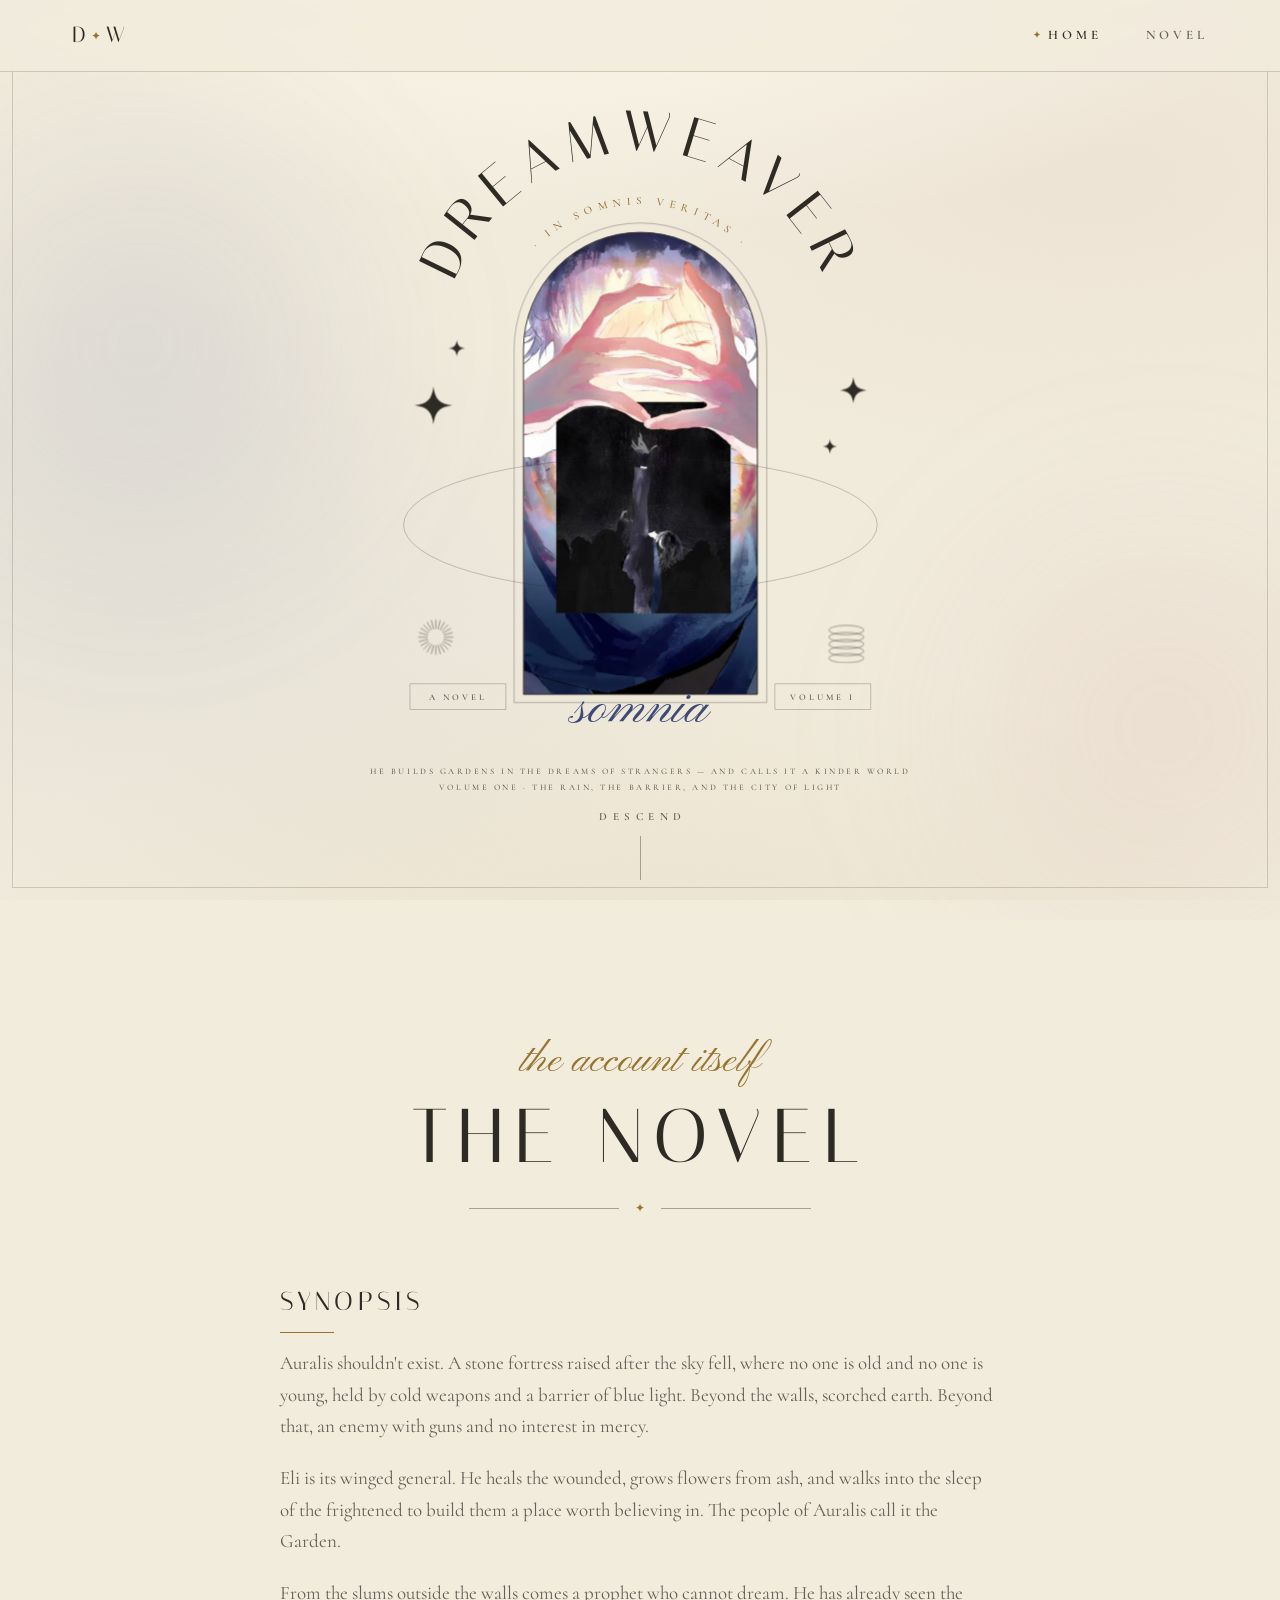
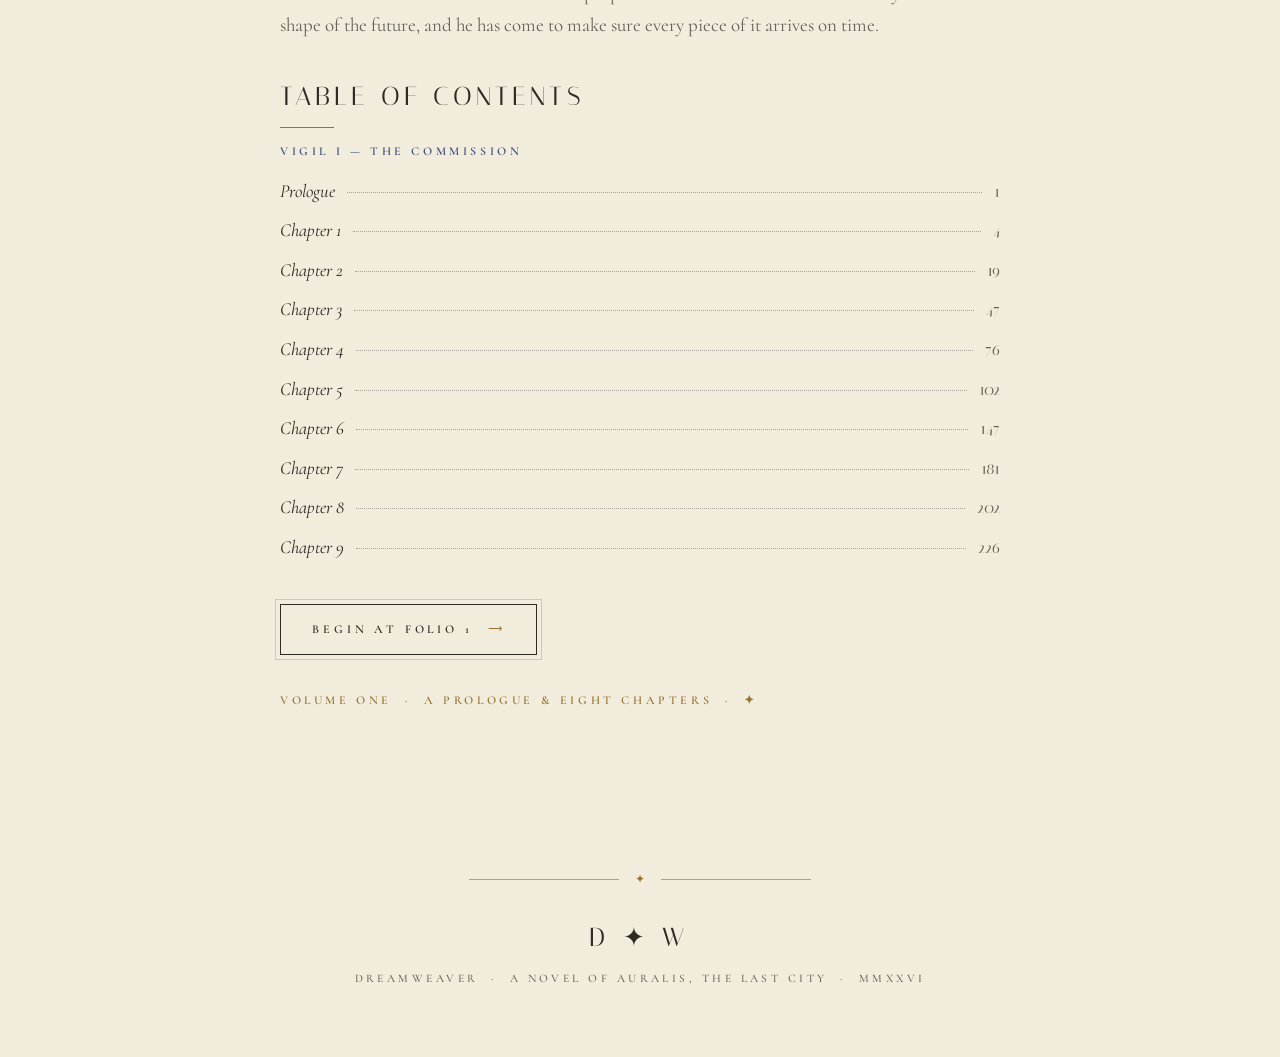
<file: index.html>
<!DOCTYPE html>
<html lang="en">
<head>
<meta charset="UTF-8">
<meta name="viewport" content="width=device-width, initial-scale=1.0">
<title>Dreamweaver — A Novel</title>
<meta name="description" content="Dreamweaver — a novel of Auralis, the last city, and Eli, the winged general who builds gardens in dreams.">
<link rel="icon" href="data:image/svg+xml,%3Csvg xmlns='http://www.w3.org/2000/svg' viewBox='0 0 100 100'%3E%3Cpath d='M50 4 C54 34 66 46 96 50 C66 54 54 66 50 96 C46 66 34 54 4 50 C34 46 46 34 50 4 Z' fill='%232e2b25'/%3E%3C/svg%3E">
<link rel="preload" href="assets/fonts/Italiana-400.woff2" as="font" type="font/woff2" crossorigin>
<link rel="preload" href="assets/fonts/Cormorant-var.woff2" as="font" type="font/woff2" crossorigin>
<link rel="stylesheet" href="css/fonts.css">
<link rel="stylesheet" href="css/style.css">
</head>
<body>

<div class="page-frame" aria-hidden="true"></div>
<div class="grain" aria-hidden="true"></div>

<header class="nav">
  <a class="nav-mark" href="#home">D<span class="nav-mark-star">✦</span>W</a>
  <nav aria-label="Primary">
    <a href="#home" class="nav-link active">Home</a>
    <a href="#characters" class="nav-link" hidden>Characters</a>
    <a href="#world" class="nav-link" hidden>World</a>
    <a href="#novel" class="nav-link">Novel</a>
  </nav>
</header>

<!-- ══════════════════ HOME ══════════════════ -->
<section id="home" class="hero">
  <div class="aura" aria-hidden="true"></div>
  <svg class="hero-art" viewBox="0 30 1000 1214" role="img"
       aria-label="Dreamweaver — cover illustration of a figure framing a dark dream with their hands, set within an arched plate">
    <defs>
      <clipPath id="arch-clip">
        <path d="M300,1060 L300,470 A200,200 0 0 1 700,470 L700,1060 Z"/>
      </clipPath>
      <path id="title-arc" d="M162,470 A338,338 0 0 1 838,470"/>
      <path id="motto-arc" d="M252,470 A248,248 0 0 1 748,470"/>
    </defs>

    <!-- curved title -->
    <g class="hr hr-2">
      <text class="svg-title">
        <textPath href="#title-arc" startOffset="50%" text-anchor="middle">DREAMWEAVER</textPath>
      </text>
    </g>
    <g class="hr hr-3">
      <text class="svg-motto">
        <textPath href="#motto-arc" startOffset="50%" text-anchor="middle">· IN SOMNIS VERITAS ·</textPath>
      </text>
    </g>

    <!-- arched cover plate -->
    <g class="hr hr-4">
      <path d="M284,1074 L284,470 A216,216 0 0 1 716,470 L716,1074 Z" class="svg-arch-frame"/>
      <image href="assets/cover.png" x="300" y="270" width="400" height="790"
             preserveAspectRatio="xMidYMid slice" clip-path="url(#arch-clip)"/>
      <path d="M300,1060 L300,470 A200,200 0 0 1 700,470 L700,1060 Z" class="svg-arch-edge"/>
    </g>

    <!-- orbital loop -->
    <ellipse cx="500" cy="770" rx="405" ry="115" class="svg-orbit hr hr-5"
             transform="rotate(-9 500 770)"/>

    <!-- sparkles -->
    <g class="hr hr-5">
      <path class="sparkle tw-a" transform="translate(146 566) scale(1.15)"
            d="M0,-28 C2.5,-9 9,-2.5 28,0 C9,2.5 2.5,9 0,28 C-2.5,9 -9,2.5 -28,0 C-9,-2.5 -2.5,-9 0,-28 Z"/>
      <path class="sparkle tw-b" transform="translate(864 540) scale(0.8)"
            d="M0,-28 C2.5,-9 9,-2.5 28,0 C9,2.5 2.5,9 0,28 C-2.5,9 -9,2.5 -28,0 C-9,-2.5 -2.5,-9 0,-28 Z"/>
      <path class="sparkle tw-c" transform="translate(824 636) scale(0.45)"
            d="M0,-28 C2.5,-9 9,-2.5 28,0 C9,2.5 2.5,9 0,28 C-2.5,9 -9,2.5 -28,0 C-9,-2.5 -2.5,-9 0,-28 Z"/>
      <path class="sparkle tw-b" transform="translate(186 468) scale(0.5)"
            d="M0,-28 C2.5,-9 9,-2.5 28,0 C9,2.5 2.5,9 0,28 C-2.5,9 -9,2.5 -28,0 C-9,-2.5 -2.5,-9 0,-28 Z"/>
    </g>

    <!-- side ornaments -->
    <g class="hr hr-6">
      <g class="svg-burst" transform="translate(150 962)">
        <g id="burst-lines"></g>
      </g>
      <g class="svg-coil" transform="translate(852 950)">
        <ellipse cx="0" cy="0"  rx="30" ry="8"/>
        <ellipse cx="0" cy="12" rx="30" ry="8"/>
        <ellipse cx="0" cy="24" rx="30" ry="8"/>
        <ellipse cx="0" cy="36" rx="30" ry="8"/>
        <ellipse cx="0" cy="48" rx="30" ry="8"/>
      </g>
    </g>

    <!-- flanking plaques + script word -->
    <g class="hr hr-7">
      <rect x="106" y="1042" width="164" height="44" class="svg-plaque"/>
      <text x="188" y="1070" class="svg-plaque-text" text-anchor="middle">A NOVEL</text>
      <rect x="730" y="1042" width="164" height="44" class="svg-plaque"/>
      <text x="812" y="1070" class="svg-plaque-text" text-anchor="middle">VOLUME I</text>
      <text x="500" y="1108" class="svg-script" text-anchor="middle">somnia</text>
    </g>

    <!-- foot line -->
    <g class="hr hr-8">
      <text x="500" y="1196" class="svg-foot" text-anchor="middle">HE BUILDS GARDENS IN THE DREAMS OF STRANGERS — AND CALLS IT A KINDER WORLD</text>
      <text x="500" y="1224" class="svg-foot" text-anchor="middle">VOLUME ONE · THE RAIN, THE BARRIER, AND THE CITY OF LIGHT</text>
    </g>
  </svg>

  <a class="scroll-cue hr hr-8" href="#novel" aria-label="Scroll to the novel">
    <span>DESCEND</span>
    <i></i>
  </a>
</section>

<!-- ══════════════════ CHARACTERS ══════════════════ -->
<!-- temporarily hidden (remove `hidden` to restore) -->
<section id="characters" class="stage" hidden>
  <div class="aura" aria-hidden="true"></div>

  <header class="stage-head">
    <span class="script-lead">those who walk the loom</span>
    <h2>Dramatis Person&aelig;</h2>
    <div class="orn-rule orn-rule-sm" aria-hidden="true"><span></span><b>✦</b><span></span></div>
  </header>

  <span class="stage-side" aria-hidden="true">THE SOMNIUM RECORDS &nbsp;·&nbsp; VIGILS I – III</span>

  <nav class="stage-rail" aria-label="Characters">
    <button class="rail-item is-active"><i>I</i><span>Riku Amano</span></button>
    <button class="rail-item"><i>II</i><span>Sayo Kurose</span></button>
    <button class="rail-item"><i>III</i><span>Haku Shirasagi</span></button>
    <button class="rail-item"><i>IV</i><span>The Prompter</span></button>
    <button class="rail-item"><i>V</i><span>Professor E. Ibara</span></button>
    <button class="rail-item"><i>VI</i><span>Nagi Amano</span></button>
    <button class="rail-item"><i>VII</i><span>Madame Orihara</span></button>
    <button class="rail-item"><i>VIII</i><span>The Audience</span></button>
  </nav>

  <div class="stage-view">

    <article class="ch-slide is-active">
      <div class="ch-text">
        <p class="ch-kicker">SOMNIUM RECORDS · ENTRY I</p>
        <p class="ch-epithet">the weaver</p>
        <h3 class="ch-name">Riku Amano</h3>
        <p class="ch-role">THE DREAMWEAVER</p>
        <p class="ch-bio">He folds the hours of other people's sleep into cloth, mending nightmares the way a tailor mends a torn sleeve. Every dream he repairs costs him one of his own — and he is running out.</p>
      </div>
      <div class="ch-art">
        <span class="ch-bigword" aria-hidden="true">WEAVER</span>
        <i class="ch-arc" aria-hidden="true"></i>
        <div class="ch-veil veil-indigo"><span class="ch-initial">R</span></div>
        <p class="ch-unveiled">yet unveiled</p>
        <span class="ch-plaque">· I ·</span>
        <b class="ch-spark s1" aria-hidden="true">✦</b><b class="ch-spark s2" aria-hidden="true">✦</b>
      </div>
    </article>

    <article class="ch-slide">
      <div class="ch-text">
        <p class="ch-kicker">SOMNIUM RECORDS · ENTRY II</p>
        <p class="ch-epithet">the anchor</p>
        <h3 class="ch-name">Sayo Kurose</h3>
        <p class="ch-role">THE WAKING TETHER</p>
        <p class="ch-bio">The only person Riku has ever met who does not dream at all. Where she stands, the Loom cannot reach — which makes her either his salvation, or the loose thread that unravels everything.</p>
      </div>
      <div class="ch-art">
        <span class="ch-bigword" aria-hidden="true">ANCHOR</span>
        <i class="ch-arc" aria-hidden="true"></i>
        <div class="ch-veil veil-gold"><span class="ch-initial">S</span></div>
        <p class="ch-unveiled">yet unveiled</p>
        <span class="ch-plaque">· II ·</span>
        <b class="ch-spark s1" aria-hidden="true">✦</b><b class="ch-spark s2" aria-hidden="true">✦</b>
      </div>
    </article>

    <article class="ch-slide">
      <div class="ch-text">
        <p class="ch-kicker">SOMNIUM RECORDS · ENTRY III</p>
        <p class="ch-epithet">the ferryman</p>
        <h3 class="ch-name">Haku Shirasagi</h3>
        <p class="ch-role">KEEPER OF THE SHALLOWS</p>
        <p class="ch-bio">Last of the winged ferrymen, he poles the paper boats across the first minute of sleep, carrying everything the waking meant to say and never did. Each secret he accepts costs him one feather — and he accepts them all.</p>
      </div>
      <div class="ch-art">
        <span class="ch-bigword" aria-hidden="true">FERRYMAN</span>
        <i class="ch-arc" aria-hidden="true"></i>
        <i class="ch-floor" aria-hidden="true"></i>
        <img src="assets/characters/haku.jpg" class="art-blend"
             alt="Haku Shirasagi — a fair-haired young man with a blue scarf, white feathered wings folded at his sides">
        <span class="ch-plaque">· III ·</span>
        <b class="ch-spark s1" aria-hidden="true">✦</b><b class="ch-spark s2" aria-hidden="true">✦</b>
      </div>
    </article>

    <article class="ch-slide">
      <div class="ch-text">
        <p class="ch-kicker">SOMNIUM RECORDS · ENTRY IV</p>
        <p class="ch-epithet">the whisper</p>
        <h3 class="ch-name">The Prompter</h3>
        <p class="ch-role">VOICE OF THE THEATRE</p>
        <p class="ch-bio">He waits in the dark below the stage and breathes forgotten lines to dreamers who lose their place mid-grief. No one remembers engaging him; no performance has ever ended without him.</p>
      </div>
      <div class="ch-art">
        <span class="ch-bigword" aria-hidden="true">WHISPER</span>
        <i class="ch-arc" aria-hidden="true"></i>
        <i class="ch-floor" aria-hidden="true"></i>
        <img src="assets/characters/prompter.png" class="art-cut"
             alt="The Prompter — a dark-haired figure in flowing black garments, suspended mid-air">
        <span class="ch-plaque">· IV ·</span>
        <b class="ch-spark s1" aria-hidden="true">✦</b><b class="ch-spark s2" aria-hidden="true">✦</b>
      </div>
    </article>

    <article class="ch-slide">
      <div class="ch-text">
        <p class="ch-kicker">SOMNIUM RECORDS · ENTRY V</p>
        <p class="ch-epithet">the archivist</p>
        <h3 class="ch-name">Professor E. Ibara</h3>
        <p class="ch-role">KEEPER OF THE SOMNIUM</p>
        <p class="ch-bio">Curator of the Somnium Records, a library of every dream ever surrendered. She catalogued the first weavers a century ago — and has spent every night since erasing one particular entry.</p>
      </div>
      <div class="ch-art">
        <span class="ch-bigword" aria-hidden="true">ARCHIVIST</span>
        <i class="ch-arc" aria-hidden="true"></i>
        <div class="ch-veil veil-slate"><span class="ch-initial">I</span></div>
        <p class="ch-unveiled">yet unveiled</p>
        <span class="ch-plaque">· V ·</span>
        <b class="ch-spark s1" aria-hidden="true">✦</b><b class="ch-spark s2" aria-hidden="true">✦</b>
      </div>
    </article>

    <article class="ch-slide">
      <div class="ch-text">
        <p class="ch-kicker">SOMNIUM RECORDS · ENTRY VI</p>
        <p class="ch-epithet">the unravelled</p>
        <h3 class="ch-name">Nagi Amano</h3>
        <p class="ch-role">LOST PAST THE SELVAGE</p>
        <p class="ch-bio">Riku's younger sibling, who followed a dream past the last intact thread and did not come back. The Loom still carries a warm strand with their name on it — which should not be possible.</p>
      </div>
      <div class="ch-art">
        <span class="ch-bigword" aria-hidden="true">UNRAVELLED</span>
        <i class="ch-arc" aria-hidden="true"></i>
        <div class="ch-veil veil-blush"><span class="ch-initial">N</span></div>
        <p class="ch-unveiled">yet unveiled</p>
        <span class="ch-plaque">· VI ·</span>
        <b class="ch-spark s1" aria-hidden="true">✦</b><b class="ch-spark s2" aria-hidden="true">✦</b>
      </div>
    </article>

    <article class="ch-slide">
      <div class="ch-text">
        <p class="ch-kicker">SOMNIUM RECORDS · ENTRY VII</p>
        <p class="ch-epithet">the loomkeeper</p>
        <h3 class="ch-name">Madame Orihara</h3>
        <p class="ch-role">MISTRESS OF THE LOOM</p>
        <p class="ch-bio">She grants the weaving licences and she revokes them, and about her wrist she wears the first thread ever spun. It is said she has never slept — only supervised.</p>
      </div>
      <div class="ch-art">
        <span class="ch-bigword" aria-hidden="true">LOOMKEEPER</span>
        <i class="ch-arc" aria-hidden="true"></i>
        <div class="ch-veil veil-loom"><span class="ch-initial">O</span></div>
        <p class="ch-unveiled">yet unveiled</p>
        <span class="ch-plaque">· VII ·</span>
        <b class="ch-spark s1" aria-hidden="true">✦</b><b class="ch-spark s2" aria-hidden="true">✦</b>
      </div>
    </article>

    <article class="ch-slide">
      <div class="ch-text">
        <p class="ch-kicker">SOMNIUM RECORDS · ENTRY VIII</p>
        <p class="ch-epithet">the dark chorus</p>
        <h3 class="ch-name">The Audience</h3>
        <p class="ch-role">THOSE WHO WATCH FROM SLEEP</p>
        <p class="ch-bio">Silhouettes that gather in the theatre at the bottom of every dream, applauding softly at griefs that were never meant to be performed. No one has ever seen one of them wake.</p>
      </div>
      <div class="ch-art">
        <span class="ch-bigword" aria-hidden="true">CHORUS</span>
        <i class="ch-arc" aria-hidden="true"></i>
        <div class="ch-veil veil-night"><span class="ch-initial">A</span></div>
        <p class="ch-unveiled">yet unveiled</p>
        <span class="ch-plaque">· VIII ·</span>
        <b class="ch-spark s1" aria-hidden="true">✦</b><b class="ch-spark s2" aria-hidden="true">✦</b>
      </div>
    </article>

  </div>

  <div class="stage-controls">
    <button class="stage-arrow prev" aria-label="Previous character">
      <svg viewBox="0 0 64 12" aria-hidden="true"><path d="M64 6 H4 M13 1 L3 6 L13 11"/></svg>
    </button>
    <span class="stage-counter"><b id="stage-now">I</b>&#8202;·&#8202;VIII</span>
    <button class="stage-arrow next" aria-label="Next character">
      <svg viewBox="0 0 64 12" aria-hidden="true"><path d="M0 6 H60 M51 1 L61 6 L51 11"/></svg>
    </button>
  </div>
</section>

<!-- ══════════════════ WORLD ══════════════════ -->
<!-- temporarily hidden (remove `hidden` to restore) -->
<section id="world" class="section section-night" hidden>
  <header class="section-head reveal">
    <span class="script-lead script-lead-night">atlas of the unwaking</span>
    <h2>The World</h2>
    <div class="orn-rule orn-rule-night" aria-hidden="true"><span></span><b>✦</b><span></span></div>
    <p class="section-note">Beneath the waking city lies its reflection, stitched from everything the sleepers surrender. Four provinces are charted in the Somnium Records; the rest is selvage and rumour.</p>
  </header>

  <figure class="world-stage reveal">
    <img src="assets/cover.png" alt="The Theatre — a lone figure reaching upward on a dark stage before an audience of silhouettes" loading="lazy">
    <figcaption><span class="folio">PL.&#8202;III</span> THE THEATRE, AS SKETCHED BY A WITNESS WHO WOKE MID-PERFORMANCE</figcaption>
  </figure>

  <div class="world-grid">
    <article class="world-plate reveal" style="--i:0">
      <span class="folio">PL.&#8202;I</span>
      <h3>The Loom</h3>
      <p>Where every sleeping mind in the city braids into a single fabric. Weavers walk its threads barefoot, reading each strand by warmth: joy runs hot, grief runs cold, and secrets do not run at all.</p>
    </article>
    <article class="world-plate reveal" style="--i:1">
      <span class="folio">PL.&#8202;II</span>
      <h3>The Shallows</h3>
      <p>The first minute of any dream, shared by all dreamers like a harbour at dusk. Memories are traded here in paper boats; the ferrymen accept only things you meant to say and never did.</p>
    </article>
    <article class="world-plate reveal" style="--i:2">
      <span class="folio">PL.&#8202;III</span>
      <h3>The Theatre</h3>
      <p>A dark auditorium at the bottom of deep sleep where dreams are performed back to their dreamers, one act at a time. The Audience never boos, never leaves — and never lets a performance end early.</p>
    </article>
    <article class="world-plate reveal" style="--i:3">
      <span class="folio">PL.&#8202;IV</span>
      <h3>The Selvage</h3>
      <p>The frayed hem of the Loom, where abandoned dreams unravel into weather. Sleepwalkers wash up here, and weavers are forbidden to follow them past the last intact thread.</p>
    </article>
  </div>

  <p class="world-quote reveal">&ldquo;Every city is two cities. You are a citizen of the one you forget by morning.&rdquo;<span class="world-quote-src">— SOMNIUM RECORDS, FOLIO 91</span></p>
</section>

<!-- ══════════════════ NOVEL ══════════════════ -->
<section id="novel" class="section">
  <header class="section-head reveal">
    <span class="script-lead">the account itself</span>
    <h2>The Novel</h2>
    <div class="orn-rule" aria-hidden="true"><span></span><b>✦</b><span></span></div>
  </header>

  <div class="novel-grid">
    <div class="novel-side">
      <div class="novel-synopsis reveal">
        <h3 class="novel-subhead">Synopsis</h3>
        <p>Auralis shouldn't exist. A stone fortress raised after the sky fell, where no one is old and no one is young, held by cold weapons and a barrier of blue light. Beyond the walls, scorched earth. Beyond that, an enemy with guns and no interest in mercy.</p>
        <p>Eli is its winged general. He heals the wounded, grows flowers from ash, and walks into the sleep of the frightened to build them a place worth believing in. The people of Auralis call it the Garden.</p>
        <p>From the slums outside the walls comes a prophet who cannot dream. He has already seen the shape of the future, and he has come to make sure every piece of it arrives on time.</p>
      </div>

      <div class="novel-toc reveal">
        <h3 class="novel-subhead">Table of Contents</h3>
        <ol class="toc" id="toc-list"></ol>
        <a class="begin-cta" href="read.html?ch=1">BEGIN AT FOLIO 1 <b>⟶</b></a>
      </div>

      <p class="novel-status reveal">VOLUME ONE &nbsp;·&nbsp; A PROLOGUE &amp; EIGHT CHAPTERS &nbsp;·&nbsp; ✦</p>
    </div>
  </div>
</section>

<footer class="footer">
  <div class="orn-rule" aria-hidden="true"><span></span><b>✦</b><span></span></div>
  <p class="footer-mark">D&#8201;✦&#8201;W</p>
  <p class="footer-line">DREAMWEAVER &nbsp;·&nbsp; A NOVEL OF AURALIS, THE LAST CITY &nbsp;·&nbsp; MMXXVI</p>
</footer>

<script src="js/chapter-format.js"></script>
<script src="js/toc.js"></script>
<script src="js/main.js"></script>
</body>
</html>
</file>
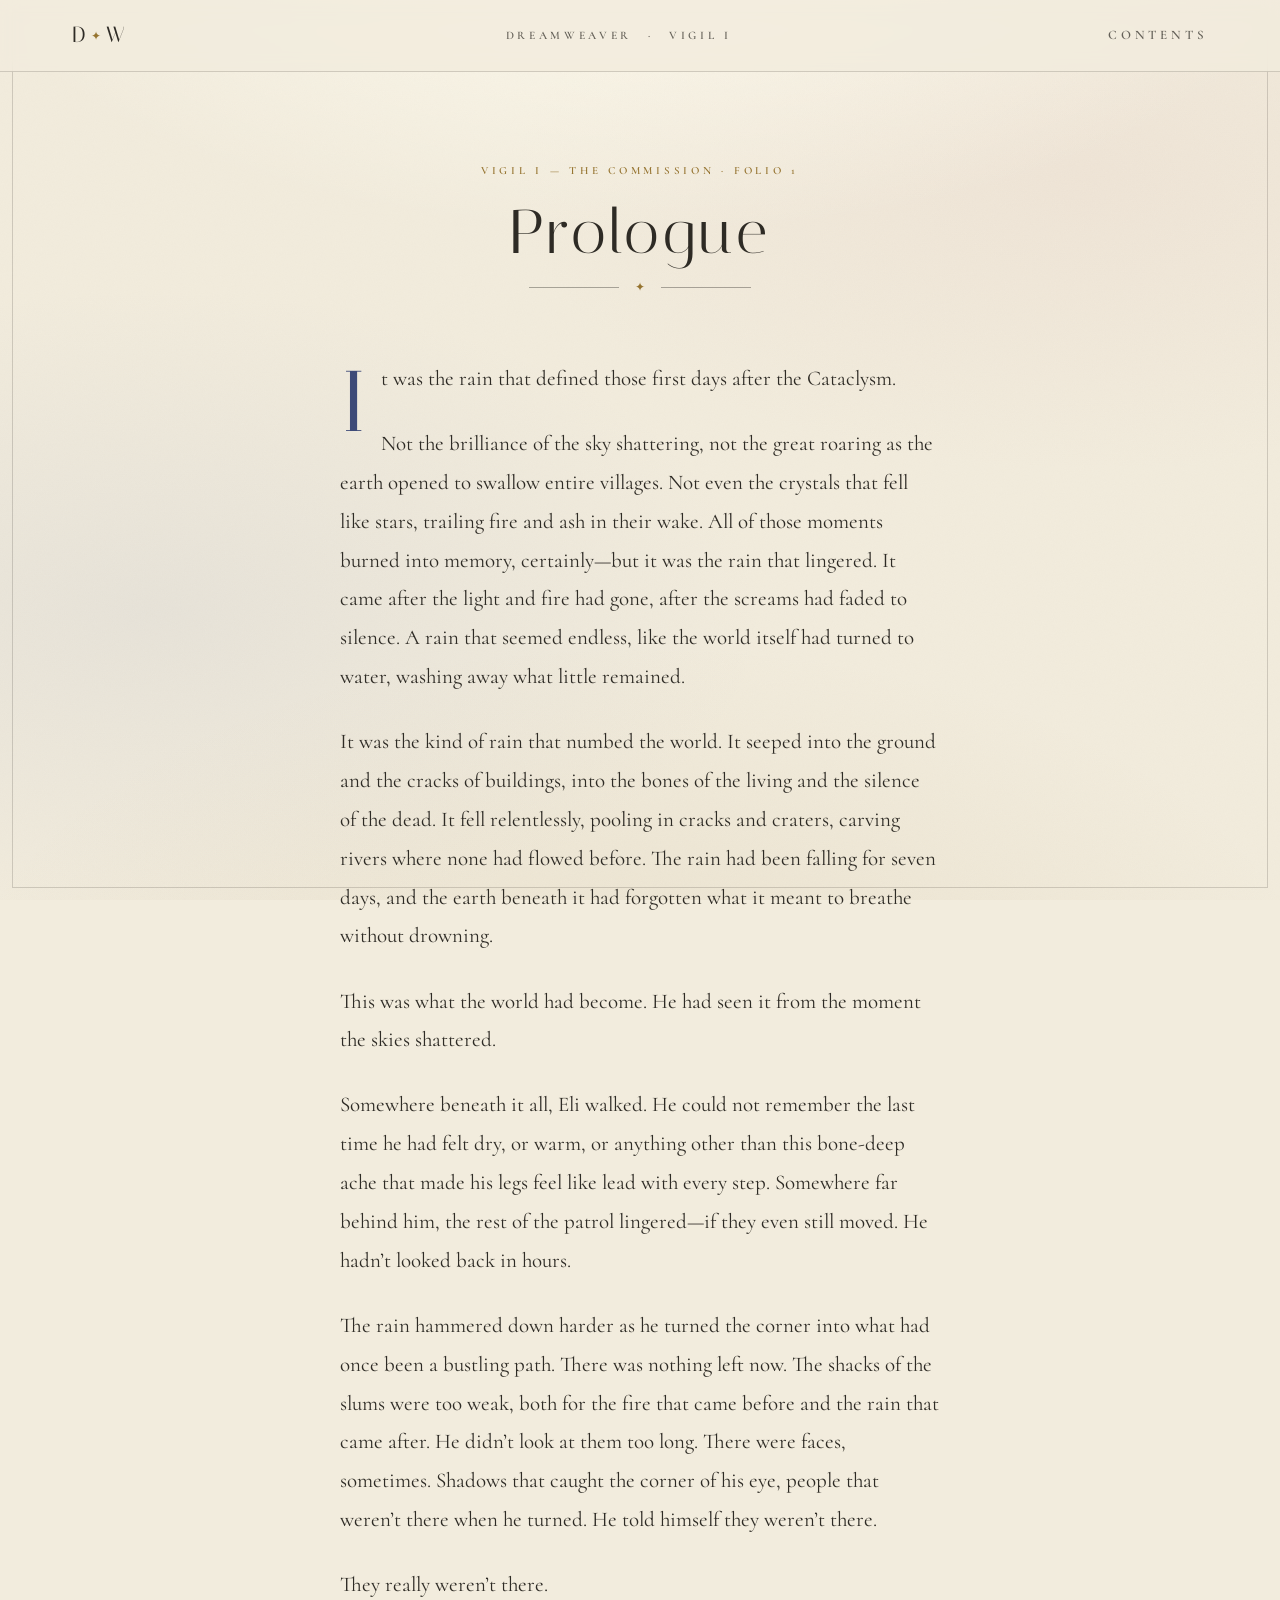
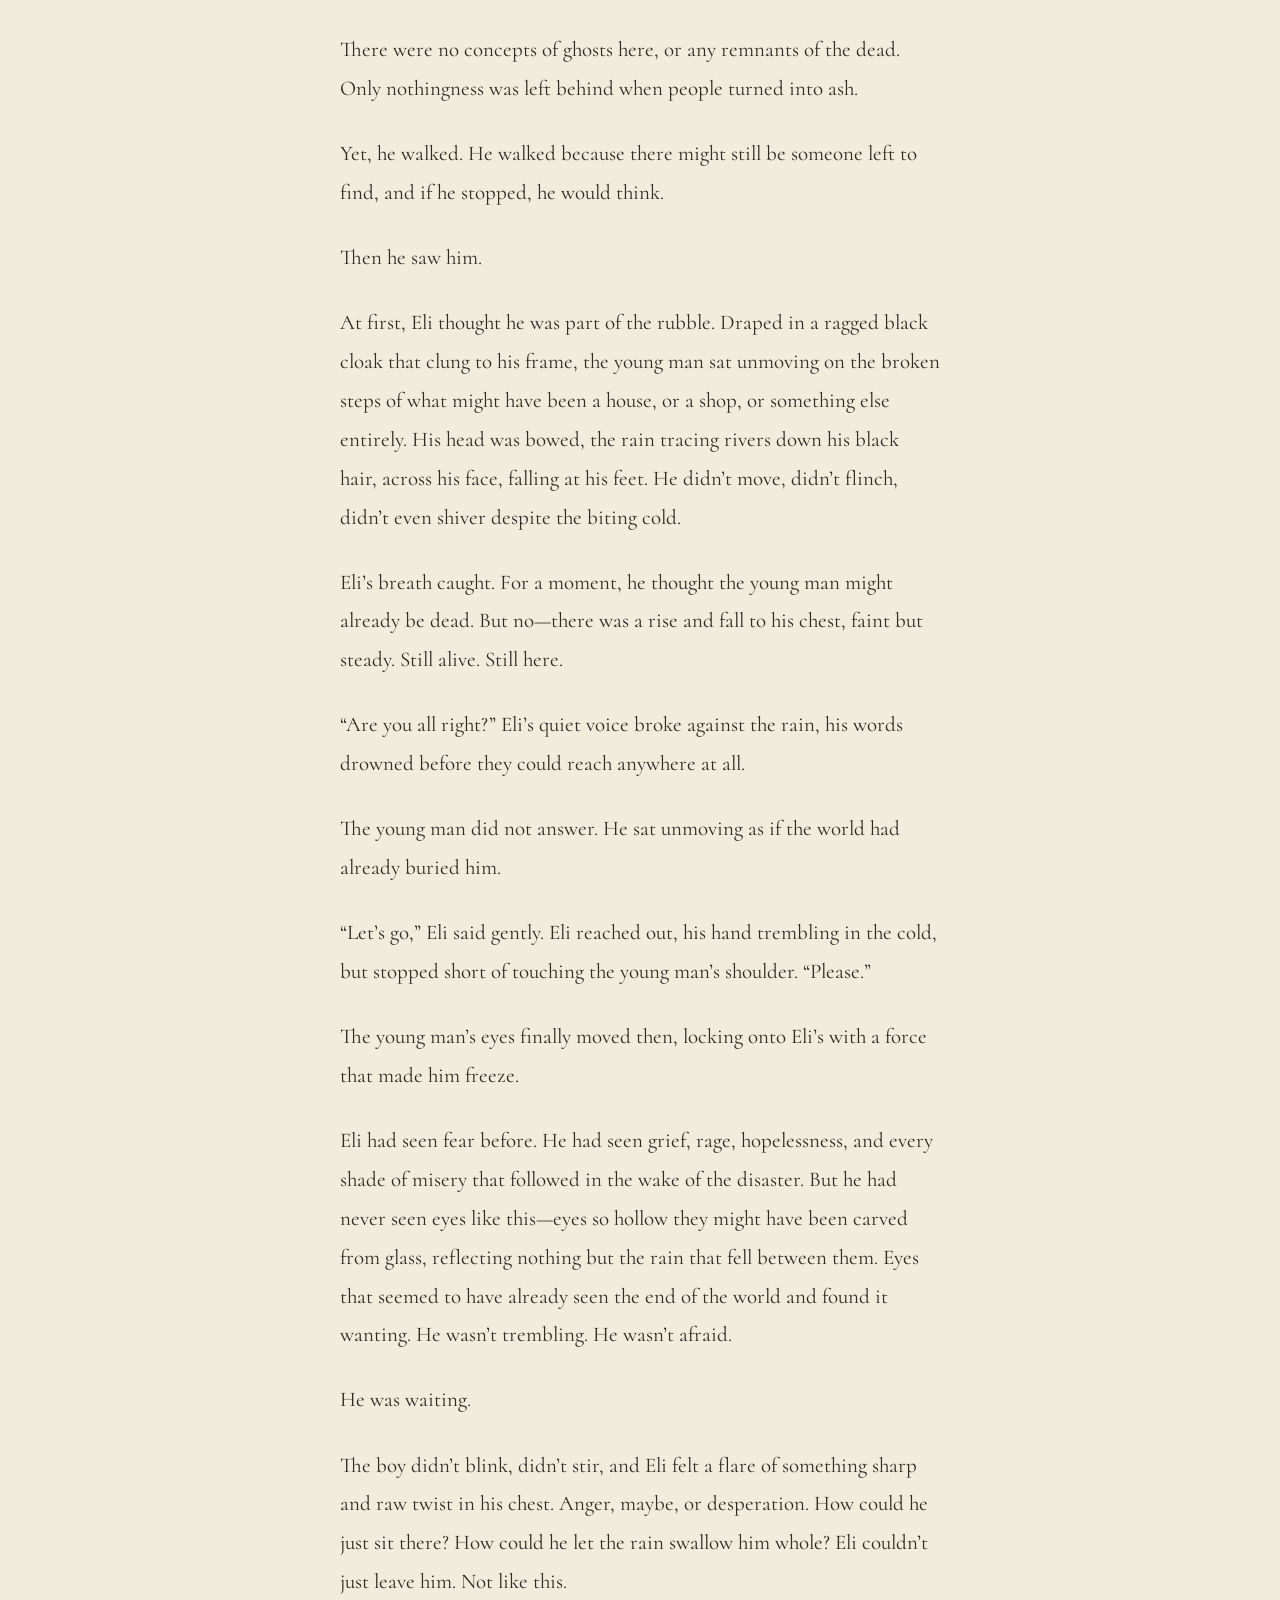
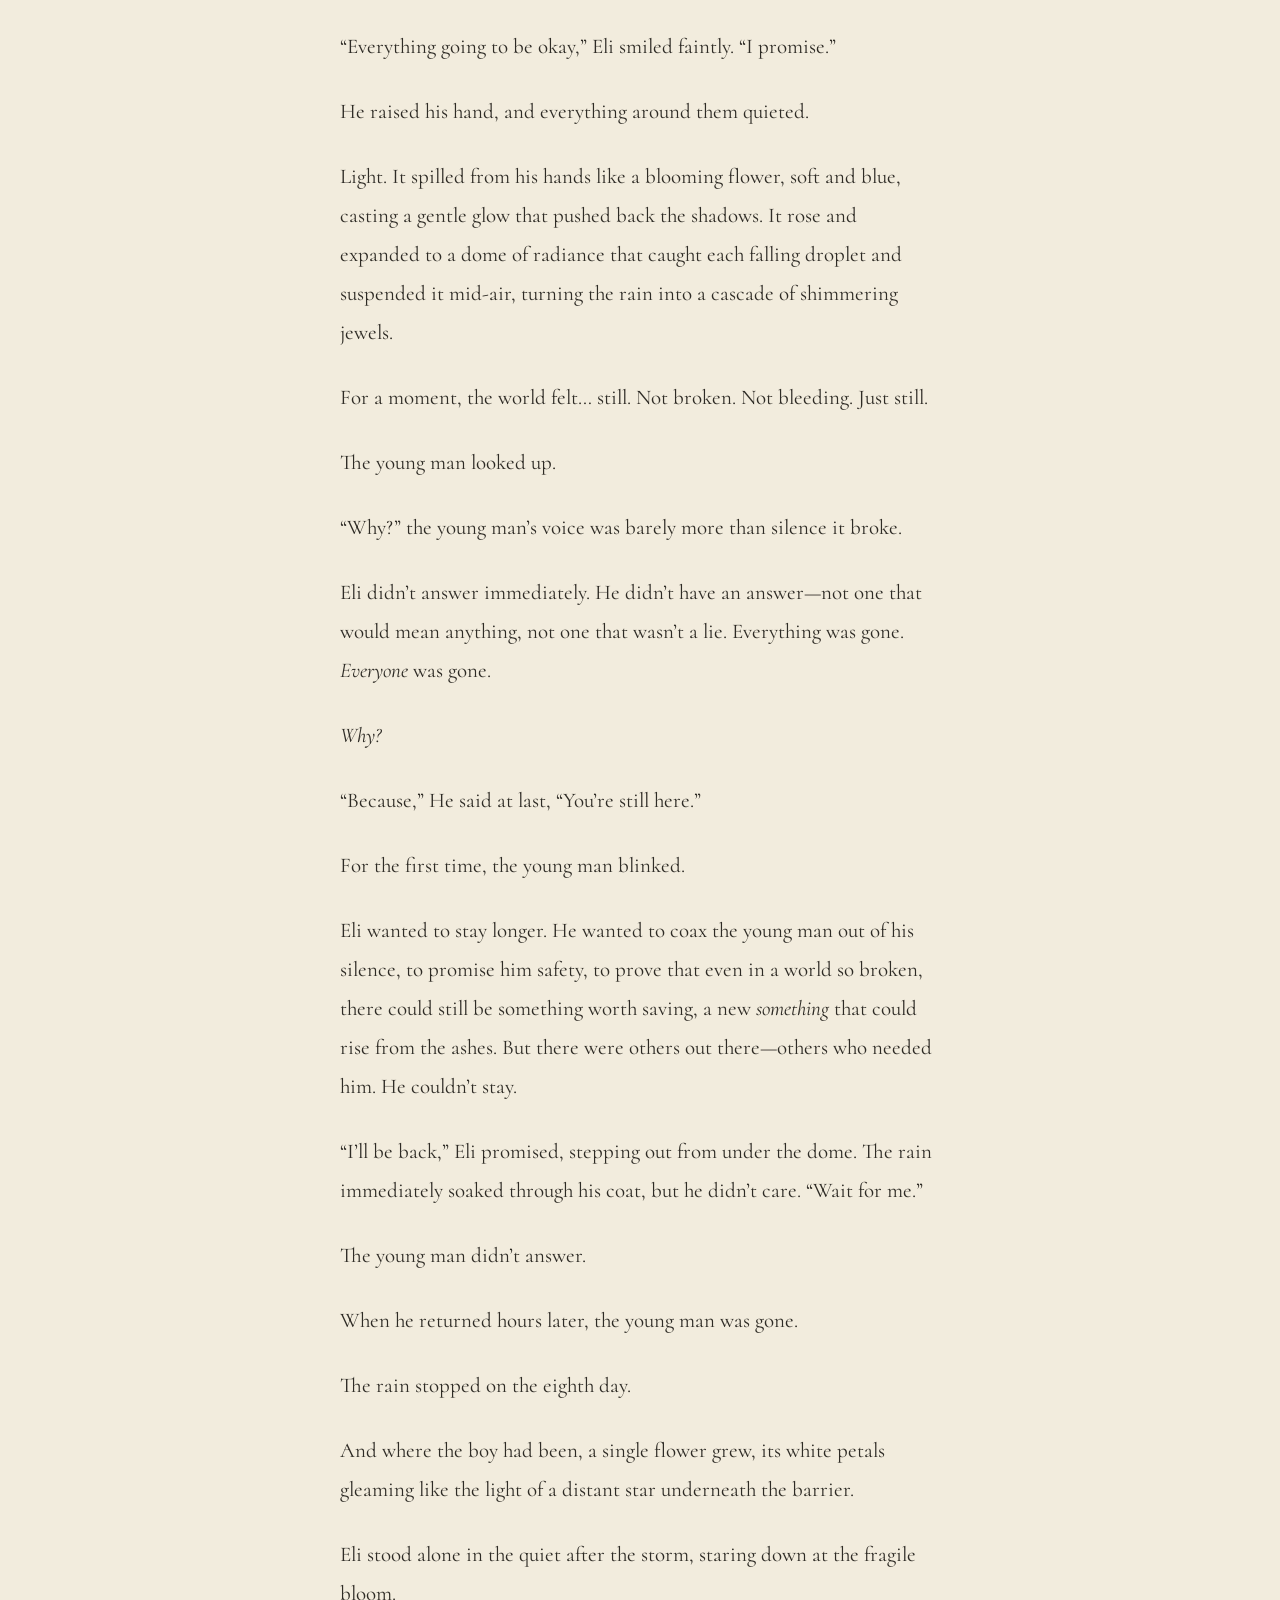
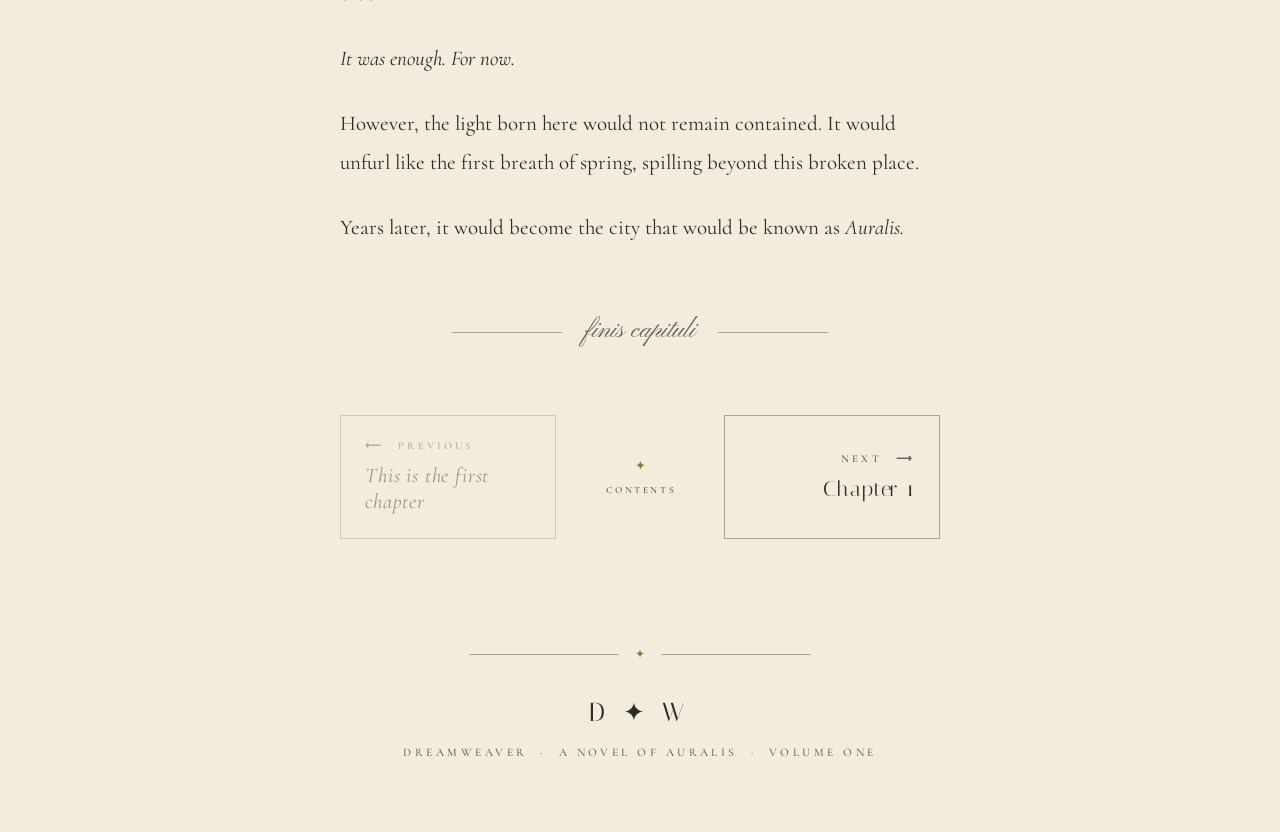
<file: read.html>
<!DOCTYPE html>
<html lang="en">
<head>
<meta charset="UTF-8">
<meta name="viewport" content="width=device-width, initial-scale=1.0">
<title>Dreamweaver — Reading</title>
<meta name="description" content="Read Dreamweaver — a novel of the sleeping city.">
<link rel="icon" href="data:image/svg+xml,%3Csvg xmlns='http://www.w3.org/2000/svg' viewBox='0 0 100 100'%3E%3Cpath d='M50 4 C54 34 66 46 96 50 C66 54 54 66 50 96 C46 66 34 54 4 50 C34 46 46 34 50 4 Z' fill='%232e2b25'/%3E%3C/svg%3E">
<link rel="preload" href="assets/fonts/Italiana-400.woff2" as="font" type="font/woff2" crossorigin>
<link rel="preload" href="assets/fonts/Cormorant-var.woff2" as="font" type="font/woff2" crossorigin>
<link rel="stylesheet" href="css/fonts.css">
<link rel="stylesheet" href="css/style.css">
</head>
<body>

<div class="page-frame" aria-hidden="true"></div>
<div class="grain" aria-hidden="true"></div>
<div class="read-progress" aria-hidden="true"><i id="read-progress-bar"></i></div>

<header class="nav reader-top">
  <a class="nav-mark" href="index.html">D<span class="nav-mark-star">✦</span>W</a>
  <span class="reader-crumb">DREAMWEAVER&#8195;·&#8195;<span id="crumb-vigil">VIGIL I</span></span>
  <nav aria-label="Reader">
    <a href="index.html#novel" class="nav-link">Contents</a>
  </nav>
</header>

<main class="reader">
  <header class="chapter-head">
    <p class="chapter-kicker" id="ch-kicker">VIGIL I · CHAPTER I</p>
    <h1 class="chapter-title" id="ch-title">&nbsp;</h1>
    <div class="orn-rule orn-rule-sm" aria-hidden="true"><span></span><b>✦</b><span></span></div>
  </header>

  <article class="chapter-body" id="ch-body"></article>

  <div class="chapter-end" aria-hidden="true">
    <span class="chapter-finis" id="ch-finis">finis capituli</span>
  </div>

  <nav class="chapter-nav" aria-label="Chapter navigation">
    <a class="ch-nav-link ch-nav-prev" id="nav-prev" href="#">
      <span class="ch-nav-label">⟵&#8195;PREVIOUS</span>
      <b class="ch-nav-title"></b>
    </a>
    <a class="ch-nav-contents" href="index.html#novel" aria-label="Table of contents">
      <span aria-hidden="true">✦</span>
      <small>CONTENTS</small>
    </a>
    <a class="ch-nav-link ch-nav-next" id="nav-next" href="#">
      <span class="ch-nav-label">NEXT&#8195;⟶</span>
      <b class="ch-nav-title"></b>
    </a>
  </nav>
</main>

<footer class="footer">
  <div class="orn-rule" aria-hidden="true"><span></span><b>✦</b><span></span></div>
  <p class="footer-mark">D&#8201;✦&#8201;W</p>
  <p class="footer-line">DREAMWEAVER &nbsp;·&nbsp; A NOVEL OF AURALIS &nbsp;·&nbsp; VOLUME ONE</p>
</footer>

<script src="js/chapter-format.js"></script>
<script src="js/reader.js"></script>
</body>
</html>
</file>
<file: css/fonts.css>
/* Self-hosted type — Italiana, Cormorant (variable), Pinyon Script */

@font-face {
  font-family: 'Cormorant';
  font-style: normal;
  font-weight: 400 600;
  font-display: swap;
  src: url('../assets/fonts/Cormorant-var.woff2') format('woff2');
}
@font-face {
  font-family: 'Cormorant';
  font-style: italic;
  font-weight: 400 600;
  font-display: swap;
  src: url('../assets/fonts/Cormorant-var-italic.woff2') format('woff2');
}
@font-face {
  font-family: 'Italiana';
  font-style: normal;
  font-weight: 400;
  font-display: swap;
  src: url('../assets/fonts/Italiana-400.woff2') format('woff2');
}
@font-face {
  font-family: 'Pinyon Script';
  font-style: normal;
  font-weight: 400;
  font-display: swap;
  src: url('../assets/fonts/PinyonScript-400.woff2') format('woff2');
}
</file>
<file: css/style.css>
/* ═══════════════════════════════════════════════════════════
   DREAMWEAVER — light academia
   parchment · ink hairlines · indigo, blush & antique gold
   type: Italiana (display) · Cormorant (text) · Pinyon Script
   ═══════════════════════════════════════════════════════════ */

:root {
  --parchment: #f2ecdd;
  --parchment-deep: #eae2cc;
  --ink: #2e2b25;
  --ink-soft: rgba(46, 43, 37, 0.72);
  --line: rgba(46, 43, 37, 0.38);
  --line-faint: rgba(46, 43, 37, 0.18);
  --indigo: #3d4a78;
  --indigo-night: #232941;
  --slate: #8792b4;
  --blush: #d3a3a0;
  --gold: #96742f;
  --ivory: #f4efe3;
  --ivory-line: rgba(244, 239, 227, 0.28);

  --display: "Italiana", serif;
  --text: "Cormorant", serif;
  --script: "Pinyon Script", cursive;
}

* { margin: 0; padding: 0; box-sizing: border-box; }

/* `hidden` attribute must win over component display rules (.stage etc.) */
[hidden] { display: none !important; }

html { scroll-behavior: smooth; }

body {
  font-family: var(--text);
  font-size: 19px;
  line-height: 1.6;
  color: var(--ink);
  background-color: var(--parchment);
  background-image:
    radial-gradient(ellipse 90% 60% at 50% -10%, rgba(255, 252, 240, 0.9), transparent 60%),
    radial-gradient(ellipse 70% 50% at 85% 20%, rgba(211, 163, 160, 0.10), transparent 65%),
    radial-gradient(ellipse 80% 60% at 12% 68%, rgba(135, 146, 180, 0.10), transparent 60%),
    radial-gradient(ellipse 100% 80% at 50% 115%, rgba(150, 116, 47, 0.08), transparent 55%);
  background-attachment: fixed;
  overflow-x: hidden;
}

::selection { background: var(--indigo); color: var(--ivory); }

/* ── paper grain & page frame ─────────────────────────────── */

.grain {
  position: fixed; inset: 0; z-index: 40; pointer-events: none;
  opacity: 0.5; mix-blend-mode: multiply;
  background-image: url("data:image/svg+xml,%3Csvg xmlns='http://www.w3.org/2000/svg' width='240' height='240'%3E%3Cfilter id='n'%3E%3CfeTurbulence type='fractalNoise' baseFrequency='0.9' numOctaves='2' stitchTiles='stitch'/%3E%3CfeColorMatrix values='0 0 0 0 0.42 0 0 0 0 0.39 0 0 0 0 0.33 0 0 0 0.055 0'/%3E%3C/filter%3E%3Crect width='240' height='240' filter='url(%23n)'/%3E%3C/svg%3E");
}

.page-frame {
  position: fixed; inset: 12px; z-index: 45; pointer-events: none;
  border: 1px solid var(--line-faint);
}

/* ── navigation ───────────────────────────────────────────── */

.nav {
  position: fixed; top: 0; left: 0; right: 0; z-index: 50;
  display: flex; align-items: center; justify-content: space-between;
  padding: 18px clamp(24px, 6vw, 72px);
  background: rgba(242, 236, 221, 0.82);
  backdrop-filter: blur(8px);
  -webkit-backdrop-filter: blur(8px);
  border-bottom: 1px solid var(--line-faint);
}

.nav-mark {
  font-family: var(--display);
  font-size: 22px; letter-spacing: 0.22em;
  color: var(--ink); text-decoration: none;
}
.nav-mark-star { color: var(--gold); font-size: 12px; vertical-align: 0.18em; }

.nav nav { display: flex; gap: clamp(18px, 3.5vw, 44px); }

.nav-link {
  position: relative;
  font-family: var(--text); font-weight: 600;
  font-size: 13px; letter-spacing: 0.3em; text-transform: uppercase;
  color: var(--ink-soft); text-decoration: none;
  padding: 4px 0;
  transition: color 0.3s ease;
}
.nav-link::after {
  content: ""; position: absolute; left: 0; bottom: 0;
  width: 100%; height: 1px; background: var(--gold);
  transform: scaleX(0); transform-origin: right;
  transition: transform 0.4s cubic-bezier(0.22, 1, 0.36, 1);
}
.nav-link:hover { color: var(--ink); }
.nav-link:hover::after { transform: scaleX(1); transform-origin: left; }
.nav-link.active { color: var(--ink); }
.nav-link.active::before {
  content: "✦";
  position: absolute; left: -15px; top: 50%; transform: translateY(-50%);
  color: var(--gold); font-size: 9px;
}

/* ── hero ─────────────────────────────────────────────────── */

.hero {
  min-height: 100vh;
  display: flex; flex-direction: column; align-items: center;
  padding: 92px clamp(16px, 4vw, 48px) 40px;
}

.hero-art {
  width: min(760px, 94vw, calc((100vh - 190px) / 1.214));
  height: auto;
  display: block;
  overflow: visible;
}

.svg-title {
  font-family: var(--display);
  font-size: 97px;
  letter-spacing: 0.16em;
  fill: var(--ink);
}
.svg-motto {
  font-family: var(--text); font-weight: 500;
  font-size: 19px; letter-spacing: 0.5em;
  fill: var(--gold);
}

.svg-arch-frame { fill: none; stroke: var(--line); stroke-width: 1.4; }
.svg-arch-edge  { fill: none; stroke: var(--ink); stroke-width: 1.6; }

.svg-orbit { fill: none; stroke: var(--line); stroke-width: 1.1; }

.sparkle { fill: var(--ink); }
.tw-a { animation: twinkle 3.4s ease-in-out 2.2s infinite; }
.tw-b { animation: twinkle 4.1s ease-in-out 2.8s infinite; }
.tw-c { animation: twinkle 2.9s ease-in-out 3.3s infinite; }
.sparkle { transform-box: fill-box; transform-origin: center; }

@keyframes twinkle {
  0%, 100% { opacity: 1; }
  50% { opacity: 0.25; }
}

.svg-burst line { stroke: var(--ink-soft); stroke-width: 1.1; }
.svg-coil ellipse { fill: none; stroke: var(--ink-soft); stroke-width: 1; }

.svg-plaque { fill: none; stroke: var(--line); stroke-width: 1.1; }
.svg-plaque-text {
  font-family: var(--text); font-weight: 600;
  font-size: 15px; letter-spacing: 0.34em;
  fill: var(--ink-soft);
}

.svg-script {
  font-family: var(--script);
  font-size: 92px;
  fill: var(--indigo);
}

.svg-foot {
  font-family: var(--text); font-weight: 500;
  font-size: 14.5px; letter-spacing: 0.3em;
  fill: var(--ink-soft);
}

/* hero staggered reveal */
.hr { opacity: 0; animation: rise 1.1s cubic-bezier(0.22, 1, 0.36, 1) forwards; }
.hr-1 { animation-delay: 0.15s; }
.hr-2 { animation-delay: 0.35s; }
.hr-3 { animation-delay: 0.55s; }
.hr-4 { animation-delay: 0.75s; }
.hr-5 { animation-delay: 1.05s; }
.hr-6 { animation-delay: 1.2s; }
.hr-7 { animation-delay: 1.35s; }
.hr-8 { animation-delay: 1.6s; }

@keyframes rise {
  from { opacity: 0; transform: translateY(18px); }
  to   { opacity: 1; transform: translateY(0); }
}

g.hr { transform-box: view-box; }

.scroll-cue {
  margin-top: 6px;
  display: flex; flex-direction: column; align-items: center; gap: 10px;
  text-decoration: none;
  color: var(--ink-soft);
  font-family: var(--text); font-weight: 600;
  font-size: 11px; letter-spacing: 0.5em; text-indent: 0.5em;
}
.scroll-cue i {
  width: 1px; height: 44px; background: var(--line);
  display: block; position: relative; overflow: hidden;
}
.scroll-cue i::after {
  content: ""; position: absolute; left: 0; top: -50%;
  width: 100%; height: 50%; background: var(--gold);
  animation: cue-drip 2.2s ease-in-out infinite;
}
@keyframes cue-drip {
  0% { top: -50%; } 70%, 100% { top: 110%; }
}

/* ── sections & headers ───────────────────────────────────── */

.section {
  padding: clamp(80px, 12vh, 140px) clamp(24px, 6vw, 72px);
  max-width: 1180px;
  margin: 0 auto;
}

.section-head { text-align: center; margin-bottom: clamp(48px, 7vh, 80px); }

.script-lead {
  display: block;
  font-family: var(--script);
  font-size: clamp(30px, 4vw, 42px);
  color: var(--gold);
  margin-bottom: 2px;
}
.script-lead-night { color: var(--blush); }

.section-head h2 {
  font-family: var(--display);
  font-weight: 400;
  font-size: clamp(44px, 7vw, 76px);
  letter-spacing: 0.14em;
  text-transform: uppercase;
  line-height: 1.05;
}

.orn-rule {
  display: flex; align-items: center; justify-content: center;
  gap: 16px; margin-top: 22px;
}
.orn-rule span { width: min(150px, 26vw); height: 1px; background: var(--line); }
.orn-rule b { color: var(--gold); font-size: 12px; font-weight: 400; }
.orn-rule-night span { background: var(--ivory-line); }
.orn-rule-night b { color: var(--blush); }

.section-note {
  max-width: 560px; margin: 26px auto 0;
  font-style: italic; font-size: 20px;
  color: inherit; opacity: 0.85;
}

/* scroll reveal */
.reveal {
  opacity: 0; transform: translateY(26px);
  transition: opacity 0.9s cubic-bezier(0.22, 1, 0.36, 1),
              transform 0.9s cubic-bezier(0.22, 1, 0.36, 1);
  transition-delay: calc(var(--i, 0) * 0.12s);
}
.reveal.in-view { opacity: 1; transform: translateY(0); }

/* ── dreaming auras ───────────────────────────────────────── */

.aura {
  position: absolute; inset: 0; overflow: hidden; pointer-events: none;
  transition: opacity 1.2s ease;
}
.aura::before, .aura::after {
  content: ""; position: absolute;
  width: 46vmax; height: 46vmax; border-radius: 50%;
  filter: blur(72px);
  will-change: transform;
}
.aura::before {
  left: -12vmax; top: 4vmax;
  background: radial-gradient(circle, rgba(135, 146, 180, 0.22), transparent 68%);
  animation: drift-a 34s ease-in-out infinite alternate;
}
.aura::after {
  right: -14vmax; bottom: -8vmax;
  background: radial-gradient(circle, rgba(211, 163, 160, 0.20), transparent 68%);
  animation: drift-b 41s ease-in-out infinite alternate;
}
@keyframes drift-a {
  from { transform: translate(0, 0) scale(1); }
  to   { transform: translate(9vmax, 7vmax) scale(1.18); }
}
@keyframes drift-b {
  from { transform: translate(0, 0) scale(1.12); }
  to   { transform: translate(-8vmax, -6vmax) scale(0.95); }
}

.hero { position: relative; }
.hero > svg, .hero > .scroll-cue { position: relative; }

/* ── characters — splash stage ────────────────────────────── */

.stage {
  position: relative;
  min-height: 100svh;
  overflow: hidden;
  display: flex; flex-direction: column;
}

.stage-head {
  position: relative; z-index: 5;
  text-align: center;
  padding-top: clamp(96px, 13vh, 136px);
  pointer-events: none;
}
.stage-head h2 {
  font-family: var(--display); font-weight: 400;
  font-size: clamp(26px, 3.2vw, 38px);
  letter-spacing: 0.32em; text-transform: uppercase;
  color: var(--ink);
}
.stage-head .script-lead { font-size: clamp(26px, 3vw, 34px); }
.orn-rule-sm { margin-top: 12px; }
.orn-rule-sm span { width: min(90px, 18vw); }

.stage-side {
  position: absolute; z-index: 5;
  right: clamp(18px, 3vw, 46px); top: 50%;
  transform: translateY(-50%);
  writing-mode: vertical-rl;
  font-weight: 600; font-size: 10.5px; letter-spacing: 0.42em;
  color: var(--ink-soft); opacity: 0.55;
  pointer-events: none;
}

.stage-view { position: relative; flex: 1; min-height: 0; }

.ch-slide {
  position: absolute; inset: 0;
  display: grid;
  grid-template-columns: minmax(300px, 5fr) minmax(320px, 6fr);
  align-items: center;
  padding: 0 clamp(40px, 8vw, 130px) 104px clamp(24px, 8vw, 120px);
  gap: 0;
  opacity: 0; visibility: hidden;
  transition: opacity 1s ease, visibility 0s linear 1s;
}
.ch-slide.is-active {
  opacity: 1; visibility: visible;
  transition: opacity 1s ease 0.15s, visibility 0s;
}

/* ── art column ── */
.ch-art {
  position: relative;
  height: min(66vh, 740px);
  display: flex; align-items: flex-end; justify-content: center;
}
/* drift lives on the artwork itself: a transform (or z-index) on .ch-art
   would create a stacking context and isolate the multiply blend below */
.ch-art img, .ch-art .ch-veil {
  transform: translateY(26px);
  transition: transform 1.3s cubic-bezier(0.22, 1, 0.36, 1);
}
.ch-slide.is-active .ch-art img,
.ch-slide.is-active .ch-art .ch-veil { transform: none; }

.ch-art img {
  position: relative; z-index: 1;
  max-height: 96%; max-width: 100%;
  object-fit: contain;
}
.art-blend {
  mix-blend-mode: multiply;
  -webkit-mask-image: radial-gradient(ellipse 88% 92% at 50% 50%, #000 62%, transparent 99%);
  mask-image: radial-gradient(ellipse 88% 92% at 50% 50%, #000 62%, transparent 99%);
}
.art-cut { filter: drop-shadow(0 30px 34px rgba(46, 43, 37, 0.22)); }

.ch-bigword {
  position: absolute; z-index: 0;
  top: 1%; left: 50%;
  transform: translateX(-46%);
  font-family: var(--display);
  font-size: clamp(84px, 14vw, 200px);
  letter-spacing: 0.08em;
  text-transform: uppercase;
  white-space: nowrap;
  color: var(--ink);
  opacity: 0.055;
  user-select: none;
}

.ch-arc {
  position: absolute; z-index: 0;
  left: 50%; bottom: 5%;
  width: 132%; height: 32%;
  transform: translateX(-50%) rotate(-7deg);
  border: 1px solid var(--line-faint);
  border-radius: 50%;
}

.ch-floor {
  position: absolute; z-index: 0;
  left: 50%; bottom: 2.5%;
  transform: translateX(-50%);
  width: 60%; height: 26px;
  background: radial-gradient(ellipse, rgba(46, 43, 37, 0.2), transparent 70%);
  filter: blur(7px);
}

.ch-plaque {
  position: absolute; z-index: 2;
  bottom: -10px; left: 50%; transform: translateX(-50%);
  font-family: var(--display);
  font-size: 13px; letter-spacing: 0.26em; text-indent: 0.26em;
  color: var(--ink-soft);
  border: 1px solid var(--line);
  background: rgba(242, 236, 221, 0.8);
  padding: 7px 18px 6px;
}

.ch-spark {
  position: absolute; z-index: 2;
  font-weight: 400; color: var(--gold);
  animation: twinkle 3.8s ease-in-out infinite;
}
.ch-spark.s1 { top: 20%; left: 4%; font-size: 15px; }
.ch-spark.s2 { bottom: 24%; right: 2%; font-size: 11px; animation-delay: 1.6s; }

/* veiled portraits (art forthcoming) */
.ch-veil {
  position: relative; z-index: 1;
  height: 90%; aspect-ratio: 5 / 8;
  max-width: 100%;
  display: flex; align-items: center; justify-content: center;
}
.ch-veil::before {
  content: ""; position: absolute; inset: 6% 2%;
  border-radius: 48% 52% 55% 45% / 62% 58% 42% 38%;
  filter: blur(34px);
  opacity: 0.85;
  animation: veil-morph 14s ease-in-out infinite alternate;
}
@keyframes veil-morph {
  from { border-radius: 48% 52% 55% 45% / 62% 58% 42% 38%; transform: rotate(-2deg) scale(1); }
  to   { border-radius: 55% 45% 42% 58% / 48% 55% 45% 52%; transform: rotate(2.5deg) scale(1.05); }
}
.ch-veil::after {
  content: ""; position: absolute; inset: 2% 8%;
  border: 1px solid var(--line-faint);
  border-radius: 50%;
  transform: rotate(-7deg);
}

.veil-indigo::before {
  background:
    radial-gradient(ellipse 70% 50% at 35% 25%, rgba(255, 252, 242, 0.9), transparent 65%),
    radial-gradient(ellipse 80% 60% at 70% 75%, rgba(61, 74, 120, 0.5), transparent 70%),
    radial-gradient(ellipse 55% 45% at 25% 80%, rgba(211, 163, 160, 0.5), transparent 65%);
}
.veil-gold::before {
  background:
    radial-gradient(ellipse 75% 55% at 60% 20%, rgba(255, 250, 235, 0.95), transparent 65%),
    radial-gradient(ellipse 70% 60% at 30% 80%, rgba(150, 116, 47, 0.38), transparent 70%),
    radial-gradient(ellipse 50% 40% at 78% 68%, rgba(211, 163, 160, 0.42), transparent 65%);
}
.veil-slate::before {
  background:
    radial-gradient(ellipse 70% 50% at 65% 22%, rgba(255, 252, 242, 0.9), transparent 65%),
    radial-gradient(ellipse 80% 65% at 32% 78%, rgba(135, 146, 180, 0.55), transparent 70%),
    radial-gradient(ellipse 45% 38% at 75% 70%, rgba(150, 116, 47, 0.3), transparent 65%);
}
.veil-blush::before {
  background:
    radial-gradient(ellipse 72% 52% at 40% 22%, rgba(255, 250, 240, 0.92), transparent 65%),
    radial-gradient(ellipse 75% 60% at 68% 76%, rgba(211, 163, 160, 0.58), transparent 70%),
    radial-gradient(ellipse 50% 42% at 22% 72%, rgba(135, 146, 180, 0.42), transparent 65%);
}
.veil-loom::before {
  background:
    radial-gradient(ellipse 70% 50% at 55% 20%, rgba(255, 251, 238, 0.92), transparent 65%),
    radial-gradient(ellipse 78% 62% at 30% 78%, rgba(150, 116, 47, 0.42), transparent 70%),
    radial-gradient(ellipse 55% 45% at 75% 74%, rgba(61, 74, 120, 0.4), transparent 65%);
}
.veil-night::before {
  background:
    radial-gradient(ellipse 65% 45% at 50% 16%, rgba(135, 146, 180, 0.55), transparent 62%),
    radial-gradient(ellipse 80% 65% at 50% 84%, rgba(35, 41, 65, 0.8), transparent 74%),
    radial-gradient(ellipse 50% 40% at 28% 60%, rgba(61, 74, 120, 0.5), transparent 65%);
}

.ch-initial {
  position: relative; z-index: 1;
  font-family: var(--display);
  font-size: clamp(110px, 17vh, 190px);
  color: var(--ink);
  opacity: 0.4;
}
.veil-night .ch-initial { color: var(--ivory); opacity: 0.75; }

.ch-unveiled {
  position: absolute; z-index: 2;
  bottom: 7%; left: 50%; transform: translateX(-50%);
  font-family: var(--script);
  font-size: 25px;
  color: var(--ink-soft);
  white-space: nowrap;
}

/* ── text column ── */
.ch-text {
  position: relative; z-index: 3;
  max-width: 470px;
  margin-right: clamp(-120px, -6vw, 0px); /* lets the name overlap the art */
}
.ch-slide.is-active .ch-text > * { animation: rise 0.9s cubic-bezier(0.22, 1, 0.36, 1) both; }
.ch-slide.is-active .ch-text > *:nth-child(1) { animation-delay: 0.3s; }
.ch-slide.is-active .ch-text > *:nth-child(2) { animation-delay: 0.4s; }
.ch-slide.is-active .ch-text > *:nth-child(3) { animation-delay: 0.5s; }
.ch-slide.is-active .ch-text > *:nth-child(4) { animation-delay: 0.6s; }
.ch-slide.is-active .ch-text > *:nth-child(5) { animation-delay: 0.7s; }

.ch-kicker {
  display: flex; align-items: center; gap: 12px;
  font-weight: 600; font-size: 10.5px; letter-spacing: 0.34em;
  color: var(--ink-soft);
  margin-bottom: 18px;
}
.ch-kicker::before {
  content: ""; width: 36px; height: 1px; background: var(--gold);
  flex: none;
}

.ch-epithet {
  font-family: var(--script);
  font-size: clamp(30px, 3.4vw, 44px);
  color: var(--gold);
  line-height: 1;
}
.ch-name {
  font-family: var(--display); font-weight: 400;
  font-size: clamp(44px, 5.8vw, 82px);
  letter-spacing: 0.05em;
  line-height: 1.02;
  color: var(--ink);
  margin: 6px 0 12px;
}
.ch-role {
  font-weight: 600; font-size: 12px; letter-spacing: 0.32em;
  color: var(--indigo);
  padding-bottom: 16px; margin-bottom: 16px;
  position: relative;
}
.ch-role::after {
  content: ""; position: absolute; left: 0; bottom: 0;
  width: 58px; height: 1px; background: var(--gold);
}
.ch-bio {
  font-style: italic;
  font-size: clamp(17px, 1.4vw, 19.5px);
  line-height: 1.65;
  color: var(--ink-soft);
  max-width: 40ch;
}

/* ── rail ── */
.stage-rail {
  position: absolute; z-index: 4;
  left: clamp(20px, 3.5vw, 56px); top: 50%;
  transform: translateY(-50%);
  display: none;
  flex-direction: column; gap: 13px;
}
.rail-item {
  display: flex; align-items: baseline; gap: 12px;
  background: none; border: none; cursor: pointer;
  padding: 2px 0;
  font-family: var(--text); font-weight: 600;
  font-size: 12px; letter-spacing: 0.24em; text-transform: uppercase;
  color: var(--ink-soft);
  opacity: 0.5;
  transition: opacity 0.4s ease, transform 0.4s ease;
}
.rail-item i {
  font-family: var(--display); font-style: normal;
  font-size: 13px; letter-spacing: 0.1em;
  width: 26px; text-align: right;
  color: inherit;
}
.rail-item:hover { opacity: 0.9; }
.rail-item.is-active { opacity: 1; color: var(--ink); transform: translateX(6px); }
.rail-item.is-active i { color: var(--gold); }

@media (min-width: 1280px) {
  .stage-rail { display: flex; }
  .ch-slide { padding-left: clamp(330px, 25vw, 400px); }
}

/* ── controls ── */
.stage-controls {
  position: absolute; z-index: 4;
  bottom: clamp(22px, 4.5vh, 44px); left: 50%;
  transform: translateX(-50%);
  display: flex; align-items: center; gap: clamp(24px, 4vw, 48px);
}
.stage-arrow {
  background: none; border: none; cursor: pointer;
  padding: 10px 0; width: clamp(54px, 6vw, 72px);
  color: var(--ink-soft);
  transition: color 0.4s ease, transform 0.4s ease;
}
.stage-arrow svg { display: block; width: 100%; }
.stage-arrow path { stroke: currentColor; stroke-width: 1.2; fill: none; }
.stage-arrow:hover { color: var(--gold); }
.stage-arrow.prev:hover { transform: translateX(-5px); }
.stage-arrow.next:hover { transform: translateX(5px); }

.stage-counter {
  font-family: var(--display);
  font-size: 17px; letter-spacing: 0.22em;
  color: var(--ink-soft);
  min-width: 84px; text-align: center;
}
.stage-counter b { font-weight: 400; color: var(--ink); }

/* ── stage, small screens ── */
@media (max-width: 900px) {
  .stage-side { display: none; }
  .stage-view { min-height: 780px; }
  .ch-slide {
    grid-template-columns: 1fr;
    grid-template-rows: minmax(0, 1.1fr) auto;
    padding: 0 clamp(20px, 6vw, 40px) 116px;
    align-items: end;
  }
  .ch-art { order: 1; height: 100%; min-height: 0; }
  .ch-text {
    order: 2; max-width: 470px; margin: 14px auto 0; text-align: center;
  }
  .ch-kicker { justify-content: center; }
  .ch-kicker::before { display: none; }
  .ch-role::after { left: 50%; transform: translateX(-50%); }
  .ch-bigword { font-size: clamp(64px, 16vw, 120px); }
  .ch-veil { aspect-ratio: 4 / 5.2; height: 96%; }
  .ch-plaque { display: none; }
}

/* ── world (night panel) ──────────────────────────────────── */

.section-night {
  max-width: none;
  margin: clamp(60px, 9vh, 110px) clamp(16px, 3vw, 40px);
  border: 1px solid var(--line);
  outline: 1px solid var(--line-faint);
  outline-offset: 8px;
  background-color: var(--indigo-night);
  background-image:
    radial-gradient(circle at 18% 22%, rgba(244, 239, 227, 0.5) 1px, transparent 1.6px),
    radial-gradient(circle at 76% 14%, rgba(244, 239, 227, 0.42) 1px, transparent 1.6px),
    radial-gradient(circle at 88% 58%, rgba(211, 163, 160, 0.45) 1px, transparent 1.7px),
    radial-gradient(circle at 32% 74%, rgba(244, 239, 227, 0.35) 1px, transparent 1.5px),
    radial-gradient(circle at 60% 40%, rgba(135, 146, 180, 0.5) 1px, transparent 1.8px),
    radial-gradient(circle at 8% 55%, rgba(244, 239, 227, 0.3) 1px, transparent 1.4px),
    radial-gradient(ellipse 90% 70% at 50% 0%, rgba(61, 74, 120, 0.55), transparent 70%);
  background-size: 340px 340px, 420px 420px, 380px 380px, 460px 460px, 300px 300px, 520px 520px, 100% 100%;
  color: var(--ivory);
}

.section-night .section-head h2 { color: var(--ivory); }
.section-night .section-note { color: rgba(244, 239, 227, 0.8); }

.world-stage {
  max-width: 720px;
  margin: 0 auto clamp(40px, 6vh, 64px);
}
.world-stage img {
  display: block; width: 100%;
  aspect-ratio: 16 / 9.5;
  object-fit: cover;
  object-position: 50% 62%;
  border: 1px solid var(--ivory-line);
  outline: 1px solid rgba(244, 239, 227, 0.14);
  outline-offset: 7px;
  filter: saturate(0.92);
}
.world-stage figcaption {
  margin-top: 20px;
  text-align: center;
  font-weight: 500; font-size: 12.5px; letter-spacing: 0.28em;
  color: rgba(244, 239, 227, 0.66);
}

.folio {
  font-family: var(--display);
  font-size: 13px; letter-spacing: 0.2em;
  color: var(--blush);
}
.world-stage .folio { margin-right: 14px; }

.world-grid {
  display: grid;
  grid-template-columns: repeat(auto-fit, minmax(250px, 1fr));
  gap: 1px;
  background: var(--ivory-line);
  border: 1px solid var(--ivory-line);
  max-width: 1100px;
  margin: 0 auto;
}
.world-plate {
  background: rgba(35, 41, 65, 0.92);
  padding: clamp(28px, 3.5vw, 44px);
  transition: background 0.5s ease;
}
.world-plate:hover { background: rgba(48, 56, 88, 0.92); }
.world-plate h3 {
  font-family: var(--display);
  font-weight: 400;
  font-size: 30px; letter-spacing: 0.1em;
  margin: 10px 0 12px;
}
.world-plate p {
  font-size: 17px; line-height: 1.6;
  color: rgba(244, 239, 227, 0.78);
}

.world-quote {
  max-width: 620px;
  margin: clamp(44px, 6vh, 64px) auto 0;
  text-align: center;
  font-style: italic;
  font-size: clamp(21px, 2.6vw, 26px);
  line-height: 1.5;
  color: var(--ivory);
}
.world-quote-src {
  display: block; margin-top: 16px;
  font-style: normal; font-weight: 500;
  font-size: 12px; letter-spacing: 0.32em;
  color: var(--blush);
}

/* ── novel ────────────────────────────────────────────────── */

.novel-grid { max-width: 720px; margin: 0 auto; }

.novel-subhead {
  font-family: var(--display);
  font-weight: 400;
  font-size: 26px; letter-spacing: 0.16em; text-transform: uppercase;
  margin-bottom: 14px;
}
.novel-subhead::after {
  content: ""; display: block;
  width: 54px; height: 1px; background: var(--gold);
  margin-top: 10px;
}

.novel-synopsis p {
  font-size: 19px; line-height: 1.65; color: var(--ink-soft);
}
.novel-synopsis p + p { margin-top: 1.1em; }

.novel-toc { margin-top: clamp(32px, 4vh, 48px); }

.toc { list-style: none; }
.toc-vigil {
  font-weight: 600; font-size: 12px; letter-spacing: 0.3em;
  color: var(--indigo);
  margin: 22px 0 10px;
}
.toc-vigil:first-child { margin-top: 0; }
.toc-row {
  display: flex; align-items: baseline; gap: 12px;
  padding: 5px 0;
  font-size: 18.5px;
}
.toc-row span { font-style: italic; }
.toc-row i { flex: 1; border-bottom: 1px dotted var(--line); transform: translateY(-4px); }
.toc-row b {
  font-family: var(--display); font-weight: 400; font-size: 16px;
  color: var(--ink-soft);
}
.toc-muted { opacity: 0.5; }

.novel-status {
  margin-top: clamp(30px, 4vh, 44px);
  font-weight: 600; font-size: 12px; letter-spacing: 0.3em;
  color: var(--gold);
}

/* ── footer ───────────────────────────────────────────────── */

.footer {
  text-align: center;
  padding: 30px clamp(24px, 6vw, 72px) 70px;
}
.footer-mark {
  font-family: var(--display);
  font-size: 26px; letter-spacing: 0.24em;
  margin: 28px 0 10px;
}
.footer-line {
  font-weight: 500; font-size: 11.5px; letter-spacing: 0.3em;
  color: var(--ink-soft);
}

/* ── small screens ────────────────────────────────────────── */

@media (max-width: 640px) {
  body { font-size: 17.5px; }
  .page-frame { inset: 8px; }
  .nav { padding: 14px 18px; }
  .nav nav { gap: 14px; }
  .nav-link { font-size: 11px; letter-spacing: 0.2em; }
  .hero { padding-top: 76px; }
  .section-night { margin-left: 10px; margin-right: 10px; outline-offset: 5px; }
}

/* ── reduced motion ───────────────────────────────────────── */

@media (prefers-reduced-motion: reduce) {
  html { scroll-behavior: auto; }
  .hr { animation-duration: 0.01s; animation-delay: 0s; }
  .tw-a, .tw-b, .tw-c, .scroll-cue i::after,
  .aura::before, .aura::after, .ch-veil::before, .ch-spark { animation: none; }
  .reveal { opacity: 1; transform: none; transition: none; }
  .ch-slide, .ch-art, .ch-slide.is-active .ch-text > * {
    transition-duration: 0.01s; animation-duration: 0.01s; animation-delay: 0s;
  }
}

/* ── gold scrollbar (site-wide) ───────────────────────────── */

html {
  scrollbar-width: thin;
  scrollbar-color: var(--gold) #e7dfc9;
}
::-webkit-scrollbar { width: 12px; height: 12px; }
::-webkit-scrollbar-track {
  background: #e7dfc9;
  border-left: 1px solid var(--line-faint);
}
::-webkit-scrollbar-thumb {
  background: linear-gradient(180deg, #b28c3e, var(--gold) 40%, #7a5d24);
  border-radius: 8px;
  border: 3px solid #e7dfc9;
}
::-webkit-scrollbar-thumb:hover {
  background: linear-gradient(180deg, #c39a45, #a5813a 40%, #8a6a2b);
}

/* ── novel TOC links & begin CTA ──────────────────────────── */

.toc-link {
  display: flex; align-items: baseline; gap: 12px;
  width: 100%;
  color: inherit; text-decoration: none;
}
.toc-link span { font-style: italic; position: relative; transition: color 0.35s ease; }
.toc-link span::after {
  content: ""; position: absolute; left: 0; bottom: -2px;
  width: 100%; height: 1px; background: var(--gold);
  transform: scaleX(0); transform-origin: right;
  transition: transform 0.4s cubic-bezier(0.22, 1, 0.36, 1);
}
.toc-link i { flex: 1; border-bottom: 1px dotted var(--line); transform: translateY(-4px); }
.toc-link b {
  font-family: var(--display); font-weight: 400; font-size: 16px;
  color: var(--ink-soft);
  transition: color 0.35s ease;
}
.toc-link:hover span { color: var(--indigo); }
.toc-link:hover span::after { transform: scaleX(1); transform-origin: left; }
.toc-link:hover b { color: var(--gold); }

.begin-cta {
  display: inline-flex; align-items: center; gap: 14px;
  margin-top: clamp(28px, 4vh, 40px);
  padding: 15px 30px;
  border: 1px solid var(--ink);
  outline: 1px solid var(--line-faint);
  outline-offset: 4px;
  color: var(--ink); text-decoration: none;
  font-weight: 600; font-size: 12px; letter-spacing: 0.32em; text-indent: 0.1em;
  transition: outline-color 0.4s ease, background 0.4s ease, transform 0.4s ease;
}
.begin-cta b { color: var(--gold); font-weight: 400; font-size: 10px; transition: transform 0.4s ease; }
.begin-cta:hover {
  background: var(--parchment-deep);
  outline-color: var(--gold);
  transform: translateY(-2px);
}
.begin-cta:hover b { transform: translateX(5px); }

/* ── reader page ──────────────────────────────────────────── */

.read-progress {
  position: fixed; top: 0; left: 0; right: 0; height: 3px;
  z-index: 60;
  background: transparent;
  pointer-events: none;
}
.read-progress i {
  display: block; height: 100%;
  background: linear-gradient(90deg, #b28c3e, var(--gold));
  transform: scaleX(0); transform-origin: left;
}

.reader-crumb {
  font-family: var(--text); font-weight: 600;
  font-size: 11.5px; letter-spacing: 0.32em;
  color: var(--ink-soft);
}

.reader {
  max-width: 680px;
  margin: 0 auto;
  padding: clamp(130px, 18vh, 190px) clamp(22px, 5vw, 40px) clamp(40px, 6vh, 70px);
}

.chapter-head { text-align: center; margin-bottom: clamp(44px, 7vh, 72px); }
.chapter-kicker {
  font-weight: 600; font-size: 11px; letter-spacing: 0.34em;
  color: var(--gold);
  margin-bottom: 18px;
}
.chapter-title {
  font-family: var(--display); font-weight: 400;
  font-size: clamp(40px, 6.5vw, 62px);
  letter-spacing: 0.06em;
  line-height: 1.1;
  color: var(--ink);
}

.chapter-body p {
  font-size: 21px;
  line-height: 1.85;
  color: var(--ink);
  margin-bottom: 1.25em;
}
.chapter-body > p:first-child::first-letter {
  font-family: var(--display);
  float: left;
  font-size: 86px; line-height: 0.76;
  padding: 10px 14px 0 0;
  color: var(--indigo);
}
.chapter-break {
  text-align: center;
  color: var(--gold);
  font-size: 13px !important;
  letter-spacing: 1.2em; text-indent: 1.2em;
  margin: 2.4em 0 !important;
  user-select: none;
}

.chapter-end { text-align: center; margin: clamp(48px, 7vh, 72px) 0; }
.chapter-end::before, .chapter-end::after {
  content: ""; display: inline-block; vertical-align: middle;
  width: min(110px, 20vw); height: 1px; background: var(--line);
  margin: 0 18px;
}
.chapter-finis {
  font-family: var(--script);
  font-size: 26px;
  color: var(--ink-soft);
}

.chapter-nav {
  display: grid;
  grid-template-columns: 1fr auto 1fr;
  gap: clamp(14px, 3vw, 26px);
  align-items: stretch;
}
.ch-nav-link {
  display: flex; flex-direction: column; justify-content: center; gap: 8px;
  padding: 22px 24px;
  border: 1px solid var(--line);
  outline: 1px solid transparent;
  outline-offset: 4px;
  text-decoration: none;
  color: var(--ink);
  transition: outline-color 0.4s ease, border-color 0.4s ease,
              background 0.4s ease, transform 0.4s ease;
}
.ch-nav-next { text-align: right; }
.ch-nav-label {
  font-weight: 600; font-size: 10.5px; letter-spacing: 0.3em;
  color: var(--ink-soft);
}
.ch-nav-title {
  font-family: var(--display); font-weight: 400;
  font-size: clamp(17px, 2vw, 21px);
  letter-spacing: 0.04em;
  line-height: 1.25;
}
.ch-nav-link:hover {
  border-color: var(--ink);
  outline-color: var(--gold);
  background: var(--parchment-deep);
  transform: translateY(-3px);
}
.ch-nav-link.is-disabled {
  opacity: 0.45; pointer-events: none;
}
.ch-nav-link.is-disabled .ch-nav-title { font-style: italic; font-family: var(--text); }

.ch-nav-contents {
  display: flex; flex-direction: column; align-items: center; justify-content: center;
  gap: 6px;
  padding: 0 clamp(10px, 2vw, 22px);
  text-decoration: none;
  color: var(--ink-soft);
  transition: color 0.4s ease;
}
.ch-nav-contents span { color: var(--gold); font-size: 13px; transition: transform 0.5s ease; }
.ch-nav-contents small {
  font-weight: 600; font-size: 9.5px; letter-spacing: 0.28em; text-indent: 0.28em;
}
.ch-nav-contents:hover { color: var(--ink); }
.ch-nav-contents:hover span { transform: rotate(90deg); }

@media (max-width: 640px) {
  .reader-crumb { display: none; }
  .chapter-body p { font-size: 19px; line-height: 1.8; }
  .chapter-end::before, .chapter-end::after { width: 44px; margin: 0 12px; }
  .chapter-nav { grid-template-columns: 1fr; }
  .ch-nav-contents { order: 3; padding: 14px 0 0; flex-direction: row; gap: 10px; }
  .ch-nav-next { order: 1; text-align: left; }
  .ch-nav-prev { order: 2; }
}

/* ── chapter illustrations ────────────────────────────────── */

.chapter-figure {
  margin: clamp(36px, 5vh, 56px) auto;
  text-align: center;
}
.chapter-figure img {
  display: block;
  max-width: 100%;
  max-height: 76vh;
  margin: 0 auto;
  border: 1px solid var(--line);
  outline: 1px solid var(--line-faint);
  outline-offset: 7px;
  padding: 8px;
  background: var(--parchment-deep);
}
.chapter-figure figcaption {
  margin-top: 20px;
  font-weight: 600; font-size: 11px; letter-spacing: 0.28em;
  text-transform: uppercase;
  color: var(--ink-soft);
}
.chapter-figure figcaption::before {
  content: "✦"; color: var(--gold);
  margin-right: 12px; font-size: 9px;
}
</file>
